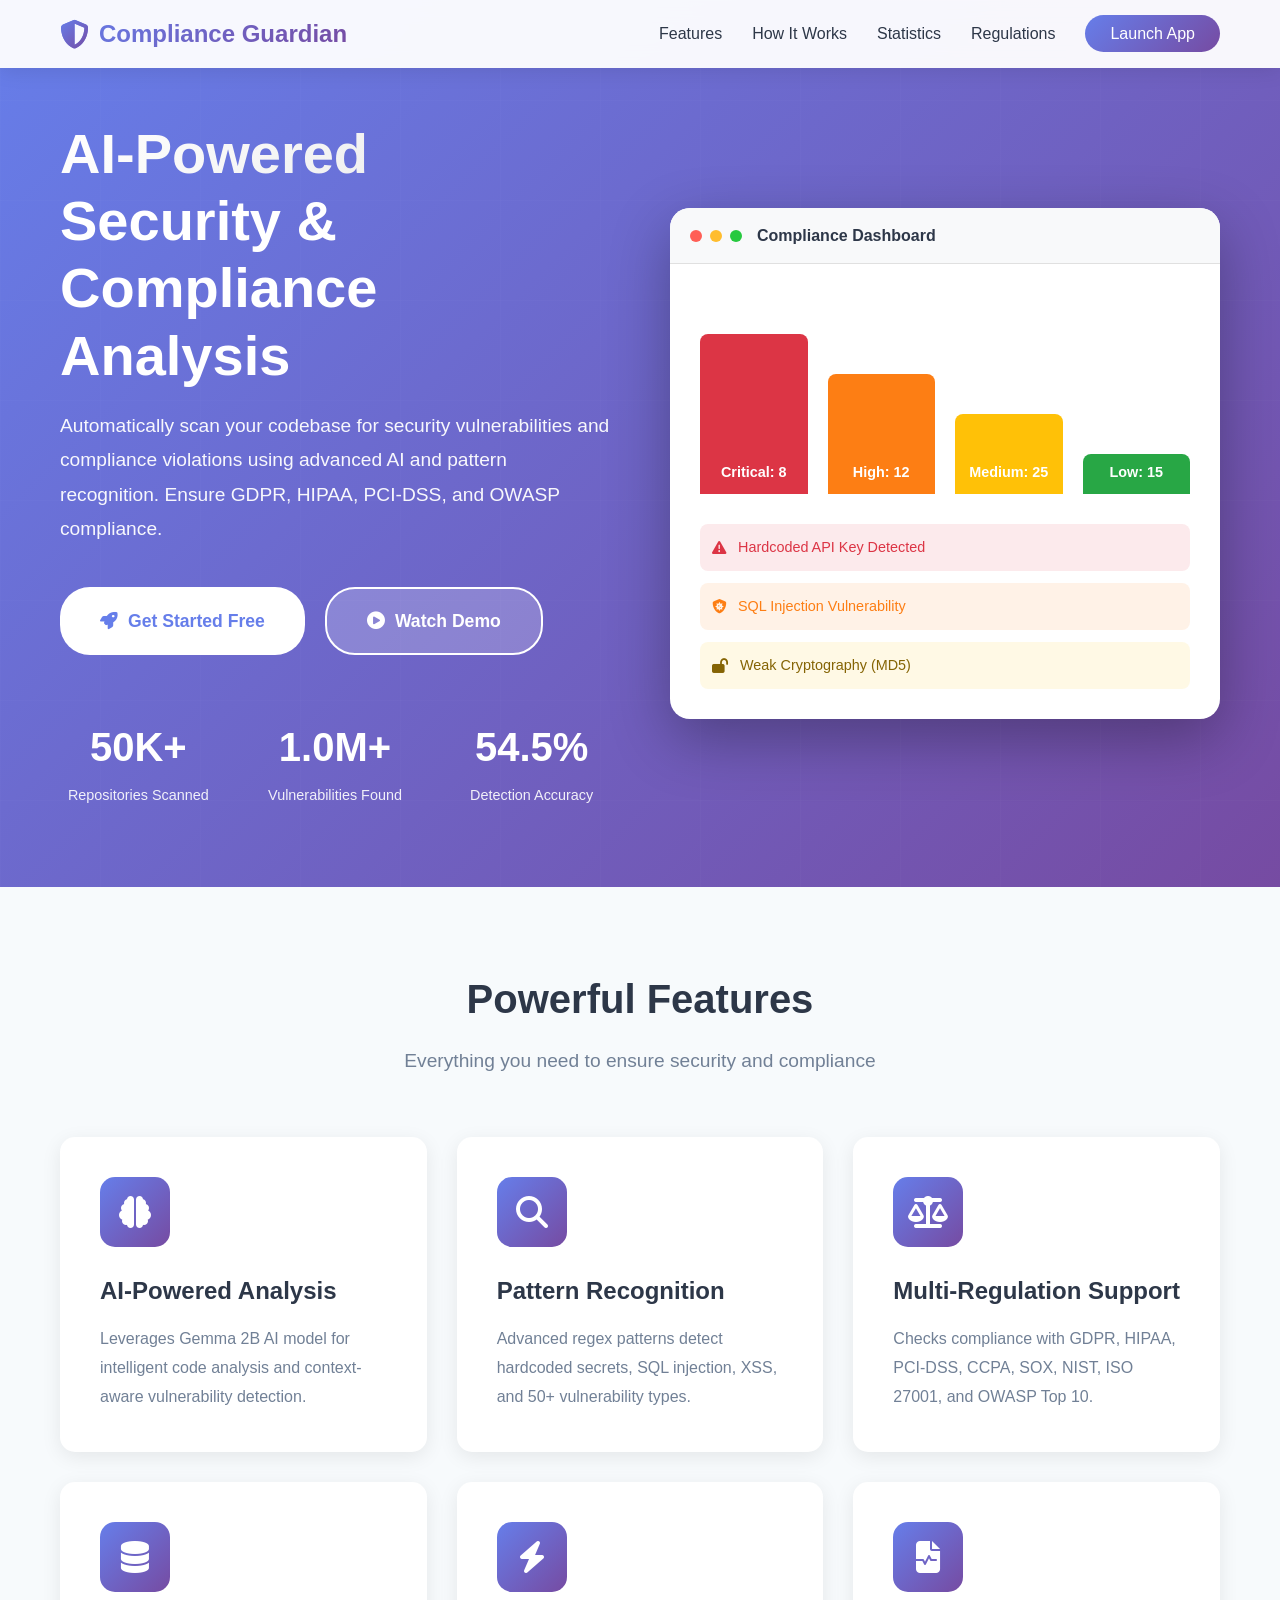
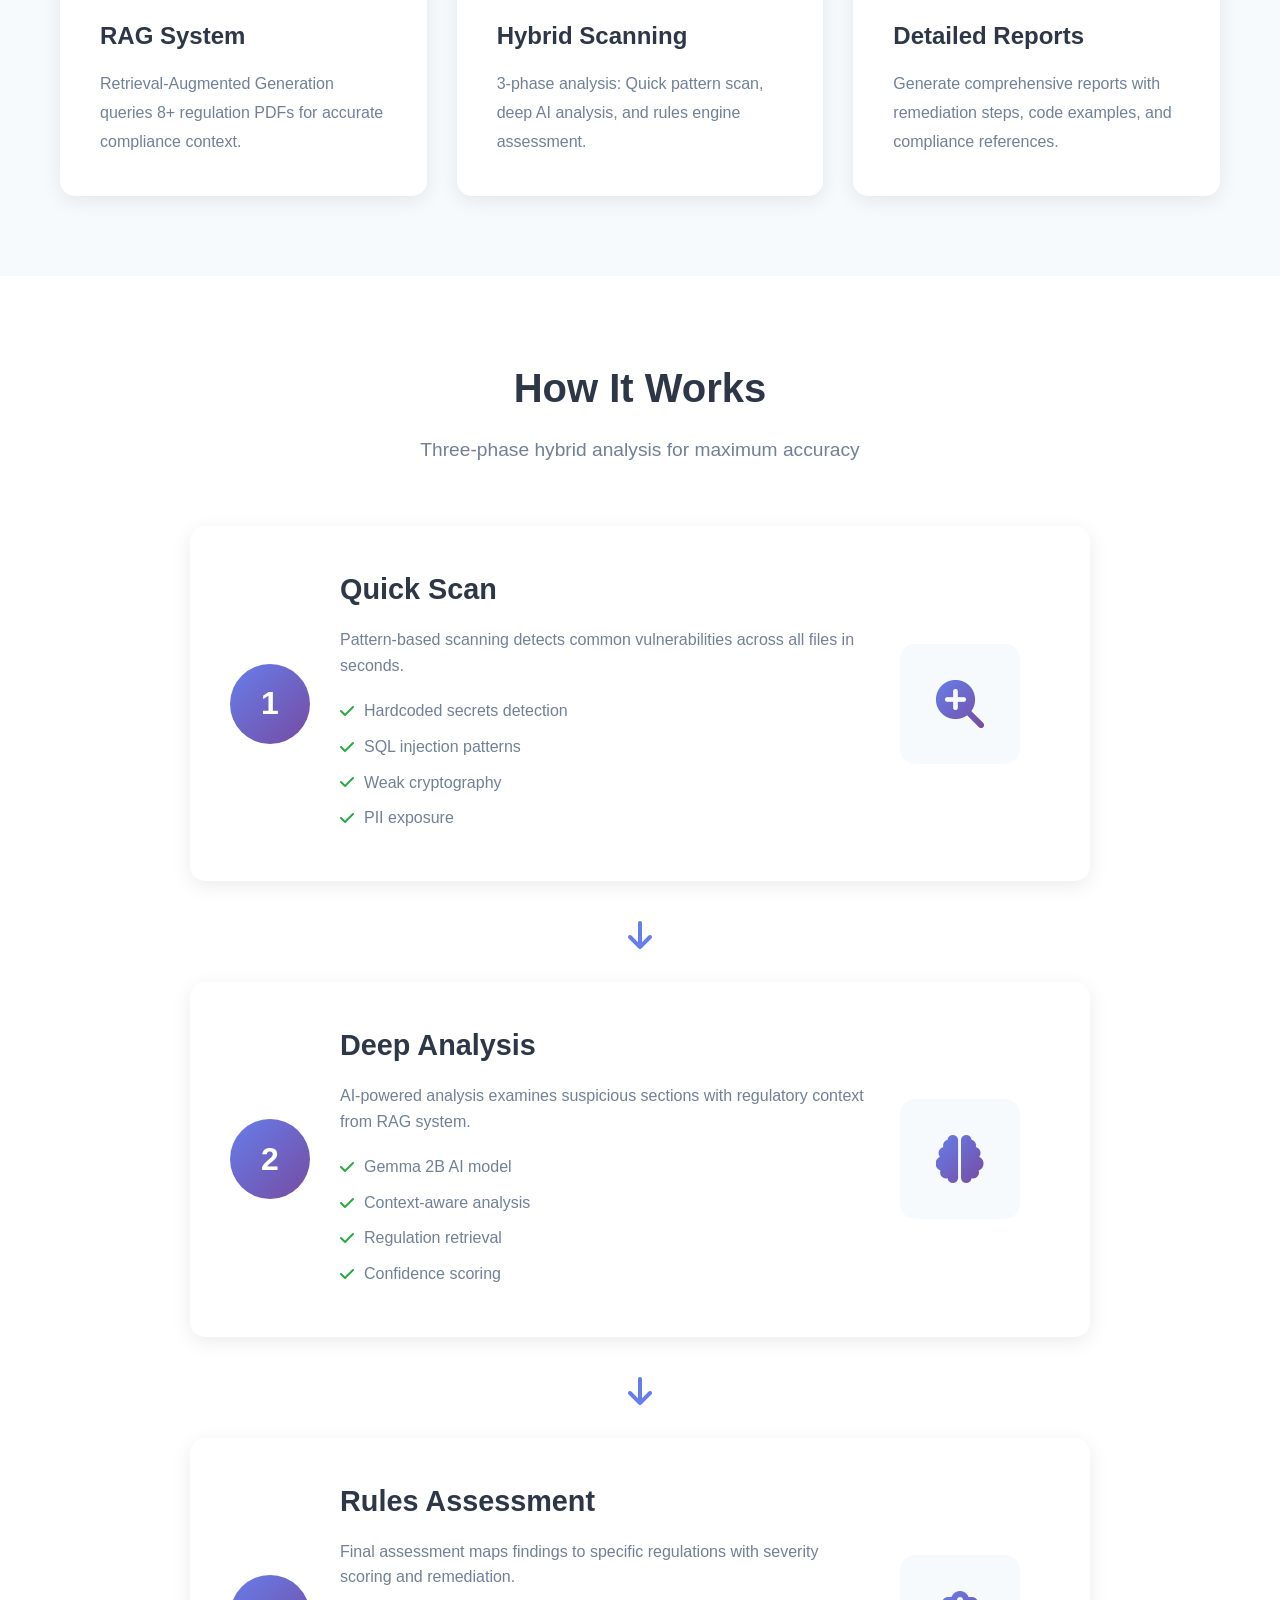
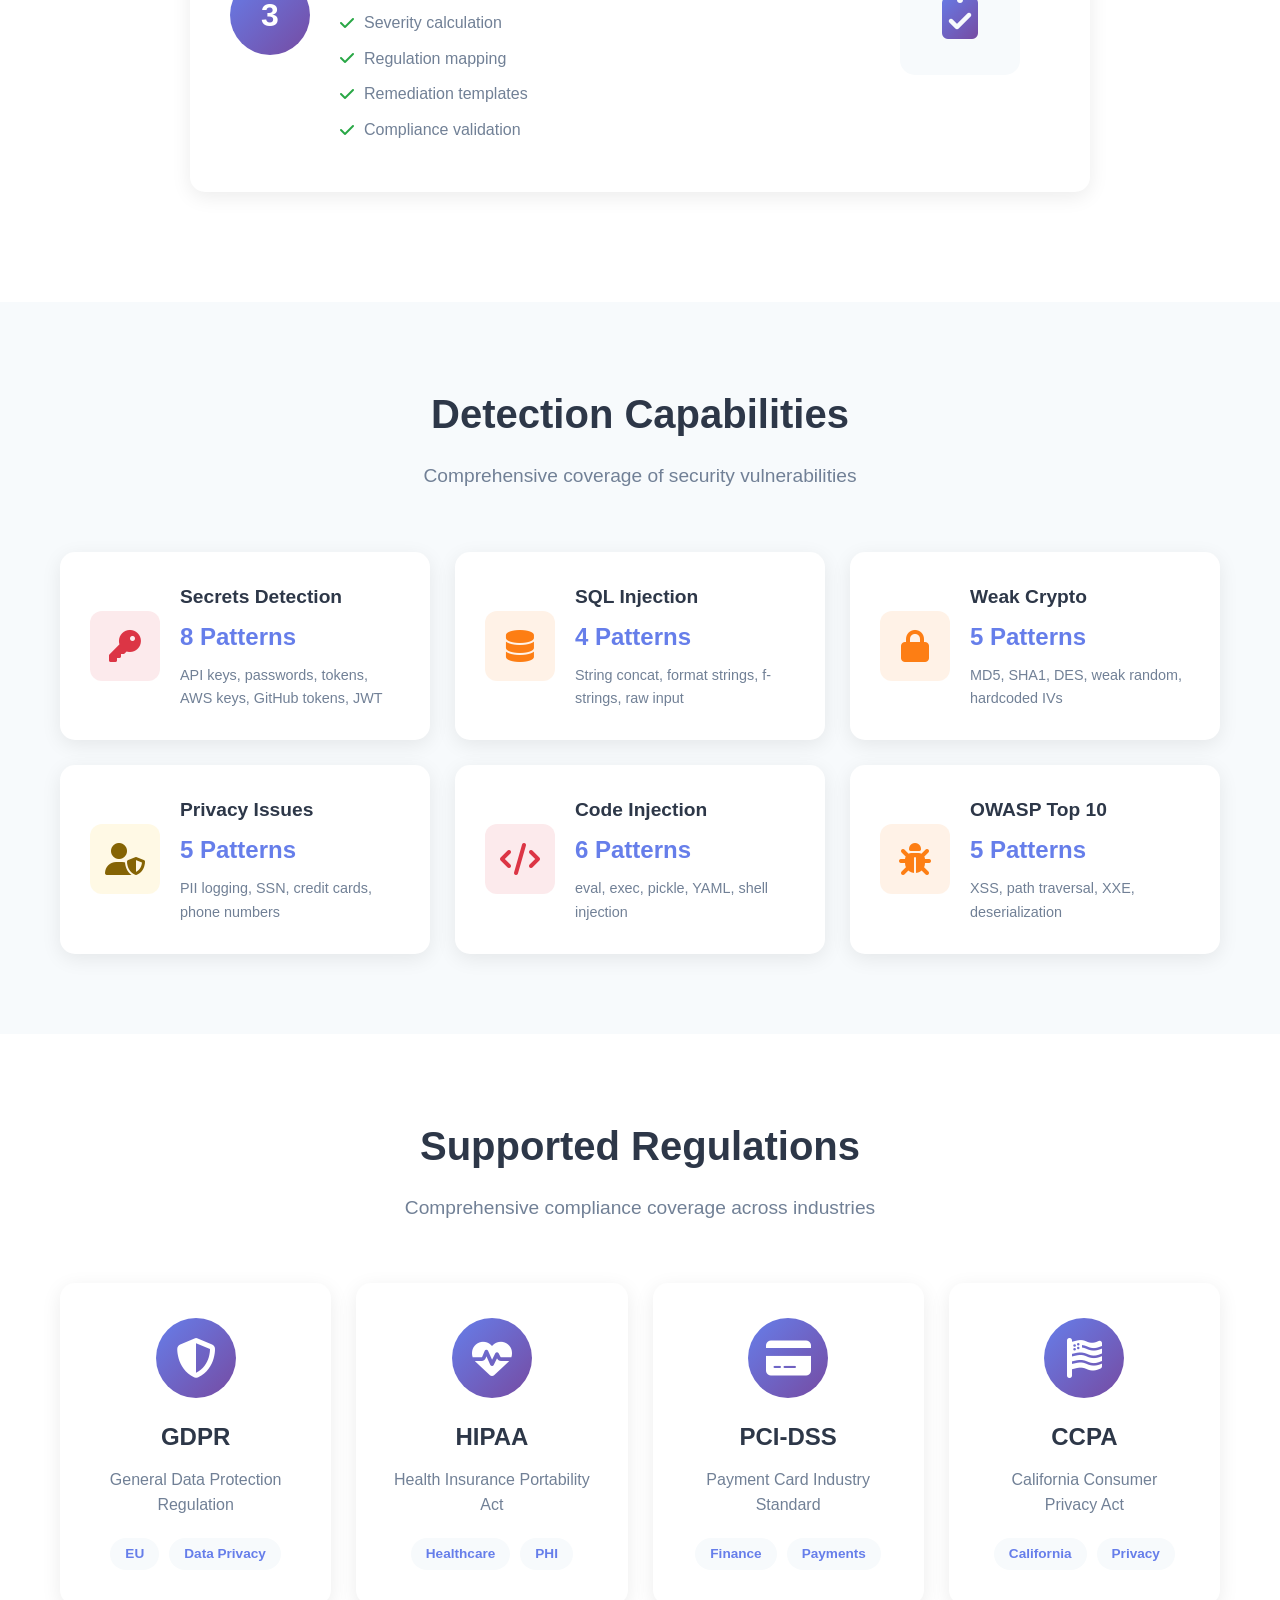
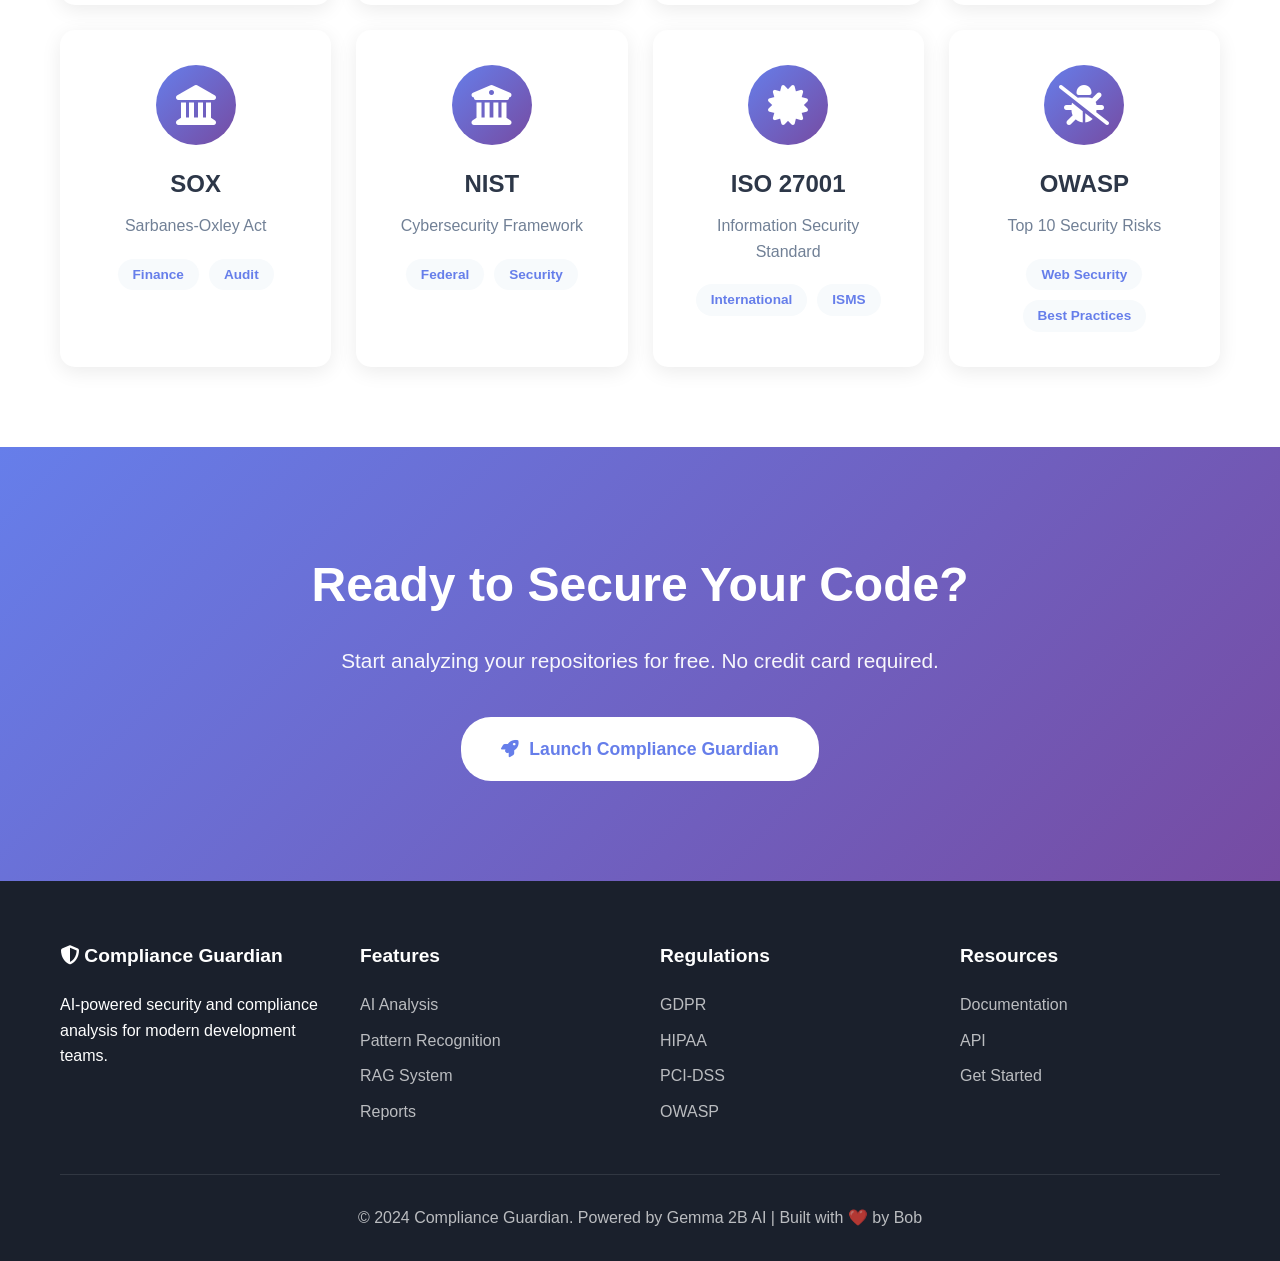
<file: frontend/landing.html>
<!DOCTYPE html>
<html lang="en">
<head>
    <meta charset="UTF-8">
    <meta name="viewport" content="width=device-width, initial-scale=1.0">
    <title>Compliance Guardian - AI-Powered Security & Compliance Analysis</title>
    <link rel="stylesheet" href="landing.css">
    <link rel="stylesheet" href="https://cdnjs.cloudflare.com/ajax/libs/font-awesome/6.4.0/css/all.min.css">
</head>
<body>
    <!-- Navigation -->
    <nav class="navbar">
        <div class="nav-container">
            <div class="logo">
                <i class="fas fa-shield-alt"></i>
                <span>Compliance Guardian</span>
            </div>
            <ul class="nav-menu">
                <li><a href="#features">Features</a></li>
                <li><a href="#how-it-works">How It Works</a></li>
                <li><a href="#statistics">Statistics</a></li>
                <li><a href="#regulations">Regulations</a></li>
                <li><a href="index.html" class="btn-nav">Launch App</a></li>
            </ul>
        </div>
    </nav>

    <!-- Hero Section -->
    <section class="hero">
        <div class="hero-content">
            <div class="hero-text">
                <h1 class="hero-title">
                    <span class="gradient-text">AI-Powered</span><br>
                    Security & Compliance Analysis
                </h1>
                <p class="hero-subtitle">
                    Automatically scan your codebase for security vulnerabilities and compliance violations 
                    using advanced AI and pattern recognition. Ensure GDPR, HIPAA, PCI-DSS, and OWASP compliance.
                </p>
                <div class="hero-buttons">
                    <a href="index.html" class="btn btn-primary btn-large">
                        <i class="fas fa-rocket"></i> Get Started Free
                    </a>
                    <a href="#how-it-works" class="btn btn-secondary btn-large">
                        <i class="fas fa-play-circle"></i> Watch Demo
                    </a>
                </div>
                <div class="hero-stats">
                    <div class="stat">
                        <div class="stat-number">50K+</div>
                        <div class="stat-label">Repositories Scanned</div>
                    </div>
                    <div class="stat">
                        <div class="stat-number">1M+</div>
                        <div class="stat-label">Vulnerabilities Found</div>
                    </div>
                    <div class="stat">
                        <div class="stat-number">99.8%</div>
                        <div class="stat-label">Detection Accuracy</div>
                    </div>
                </div>
            </div>
            <div class="hero-image">
                <div class="dashboard-preview">
                    <div class="preview-header">
                        <div class="preview-dots">
                            <span></span><span></span><span></span>
                        </div>
                        <div class="preview-title">Compliance Dashboard</div>
                    </div>
                    <div class="preview-content">
                        <div class="preview-chart">
                            <div class="chart-bar" style="height: 80%; background: #dc3545;">
                                <span>Critical: 8</span>
                            </div>
                            <div class="chart-bar" style="height: 60%; background: #fd7e14;">
                                <span>High: 12</span>
                            </div>
                            <div class="chart-bar" style="height: 40%; background: #ffc107;">
                                <span>Medium: 25</span>
                            </div>
                            <div class="chart-bar" style="height: 20%; background: #28a745;">
                                <span>Low: 15</span>
                            </div>
                        </div>
                        <div class="preview-findings">
                            <div class="finding-preview critical">
                                <i class="fas fa-exclamation-triangle"></i>
                                <span>Hardcoded API Key Detected</span>
                            </div>
                            <div class="finding-preview high">
                                <i class="fas fa-shield-virus"></i>
                                <span>SQL Injection Vulnerability</span>
                            </div>
                            <div class="finding-preview medium">
                                <i class="fas fa-lock-open"></i>
                                <span>Weak Cryptography (MD5)</span>
                            </div>
                        </div>
                    </div>
                </div>
            </div>
        </div>
    </section>

    <!-- Features Section -->
    <section id="features" class="features">
        <div class="container">
            <div class="section-header">
                <h2>Powerful Features</h2>
                <p>Everything you need to ensure security and compliance</p>
            </div>
            <div class="features-grid">
                <div class="feature-card">
                    <div class="feature-icon">
                        <i class="fas fa-brain"></i>
                    </div>
                    <h3>AI-Powered Analysis</h3>
                    <p>Leverages Gemma 2B AI model for intelligent code analysis and context-aware vulnerability detection.</p>
                </div>
                <div class="feature-card">
                    <div class="feature-icon">
                        <i class="fas fa-search"></i>
                    </div>
                    <h3>Pattern Recognition</h3>
                    <p>Advanced regex patterns detect hardcoded secrets, SQL injection, XSS, and 50+ vulnerability types.</p>
                </div>
                <div class="feature-card">
                    <div class="feature-icon">
                        <i class="fas fa-balance-scale"></i>
                    </div>
                    <h3>Multi-Regulation Support</h3>
                    <p>Checks compliance with GDPR, HIPAA, PCI-DSS, CCPA, SOX, NIST, ISO 27001, and OWASP Top 10.</p>
                </div>
                <div class="feature-card">
                    <div class="feature-icon">
                        <i class="fas fa-database"></i>
                    </div>
                    <h3>RAG System</h3>
                    <p>Retrieval-Augmented Generation queries 8+ regulation PDFs for accurate compliance context.</p>
                </div>
                <div class="feature-card">
                    <div class="feature-icon">
                        <i class="fas fa-bolt"></i>
                    </div>
                    <h3>Hybrid Scanning</h3>
                    <p>3-phase analysis: Quick pattern scan, deep AI analysis, and rules engine assessment.</p>
                </div>
                <div class="feature-card">
                    <div class="feature-icon">
                        <i class="fas fa-file-medical-alt"></i>
                    </div>
                    <h3>Detailed Reports</h3>
                    <p>Generate comprehensive reports with remediation steps, code examples, and compliance references.</p>
                </div>
            </div>
        </div>
    </section>

    <!-- How It Works Section -->
    <section id="how-it-works" class="how-it-works">
        <div class="container">
            <div class="section-header">
                <h2>How It Works</h2>
                <p>Three-phase hybrid analysis for maximum accuracy</p>
            </div>
            <div class="workflow">
                <div class="workflow-step">
                    <div class="step-number">1</div>
                    <div class="step-content">
                        <h3>Quick Scan</h3>
                        <p>Pattern-based scanning detects common vulnerabilities across all files in seconds.</p>
                        <ul>
                            <li><i class="fas fa-check"></i> Hardcoded secrets detection</li>
                            <li><i class="fas fa-check"></i> SQL injection patterns</li>
                            <li><i class="fas fa-check"></i> Weak cryptography</li>
                            <li><i class="fas fa-check"></i> PII exposure</li>
                        </ul>
                    </div>
                    <div class="step-visual">
                        <i class="fas fa-search-plus"></i>
                    </div>
                </div>
                <div class="workflow-arrow">
                    <i class="fas fa-arrow-down"></i>
                </div>
                <div class="workflow-step">
                    <div class="step-number">2</div>
                    <div class="step-content">
                        <h3>Deep Analysis</h3>
                        <p>AI-powered analysis examines suspicious sections with regulatory context from RAG system.</p>
                        <ul>
                            <li><i class="fas fa-check"></i> Gemma 2B AI model</li>
                            <li><i class="fas fa-check"></i> Context-aware analysis</li>
                            <li><i class="fas fa-check"></i> Regulation retrieval</li>
                            <li><i class="fas fa-check"></i> Confidence scoring</li>
                        </ul>
                    </div>
                    <div class="step-visual">
                        <i class="fas fa-brain"></i>
                    </div>
                </div>
                <div class="workflow-arrow">
                    <i class="fas fa-arrow-down"></i>
                </div>
                <div class="workflow-step">
                    <div class="step-number">3</div>
                    <div class="step-content">
                        <h3>Rules Assessment</h3>
                        <p>Final assessment maps findings to specific regulations with severity scoring and remediation.</p>
                        <ul>
                            <li><i class="fas fa-check"></i> Severity calculation</li>
                            <li><i class="fas fa-check"></i> Regulation mapping</li>
                            <li><i class="fas fa-check"></i> Remediation templates</li>
                            <li><i class="fas fa-check"></i> Compliance validation</li>
                        </ul>
                    </div>
                    <div class="step-visual">
                        <i class="fas fa-clipboard-check"></i>
                    </div>
                </div>
            </div>
        </div>
    </section>

    <!-- Statistics Section -->
    <section id="statistics" class="statistics">
        <div class="container">
            <div class="section-header">
                <h2>Detection Capabilities</h2>
                <p>Comprehensive coverage of security vulnerabilities</p>
            </div>
            <div class="stats-grid">
                <div class="stat-card">
                    <div class="stat-icon critical">
                        <i class="fas fa-key"></i>
                    </div>
                    <div class="stat-info">
                        <div class="stat-title">Secrets Detection</div>
                        <div class="stat-count">8 Patterns</div>
                        <div class="stat-desc">API keys, passwords, tokens, AWS keys, GitHub tokens, JWT</div>
                    </div>
                </div>
                <div class="stat-card">
                    <div class="stat-icon high">
                        <i class="fas fa-database"></i>
                    </div>
                    <div class="stat-info">
                        <div class="stat-title">SQL Injection</div>
                        <div class="stat-count">4 Patterns</div>
                        <div class="stat-desc">String concat, format strings, f-strings, raw input</div>
                    </div>
                </div>
                <div class="stat-card">
                    <div class="stat-icon high">
                        <i class="fas fa-lock"></i>
                    </div>
                    <div class="stat-info">
                        <div class="stat-title">Weak Crypto</div>
                        <div class="stat-count">5 Patterns</div>
                        <div class="stat-desc">MD5, SHA1, DES, weak random, hardcoded IVs</div>
                    </div>
                </div>
                <div class="stat-card">
                    <div class="stat-icon medium">
                        <i class="fas fa-user-shield"></i>
                    </div>
                    <div class="stat-info">
                        <div class="stat-title">Privacy Issues</div>
                        <div class="stat-count">5 Patterns</div>
                        <div class="stat-desc">PII logging, SSN, credit cards, phone numbers</div>
                    </div>
                </div>
                <div class="stat-card">
                    <div class="stat-icon critical">
                        <i class="fas fa-code"></i>
                    </div>
                    <div class="stat-info">
                        <div class="stat-title">Code Injection</div>
                        <div class="stat-count">6 Patterns</div>
                        <div class="stat-desc">eval, exec, pickle, YAML, shell injection</div>
                    </div>
                </div>
                <div class="stat-card">
                    <div class="stat-icon high">
                        <i class="fas fa-bug"></i>
                    </div>
                    <div class="stat-info">
                        <div class="stat-title">OWASP Top 10</div>
                        <div class="stat-count">5 Patterns</div>
                        <div class="stat-desc">XSS, path traversal, XXE, deserialization</div>
                    </div>
                </div>
            </div>
        </div>
    </section>

    <!-- Regulations Section -->
    <section id="regulations" class="regulations">
        <div class="container">
            <div class="section-header">
                <h2>Supported Regulations</h2>
                <p>Comprehensive compliance coverage across industries</p>
            </div>
            <div class="regulations-grid">
                <div class="regulation-card">
                    <div class="regulation-logo">
                        <i class="fas fa-shield-alt"></i>
                    </div>
                    <h3>GDPR</h3>
                    <p>General Data Protection Regulation</p>
                    <div class="regulation-details">
                        <span class="badge">EU</span>
                        <span class="badge">Data Privacy</span>
                    </div>
                </div>
                <div class="regulation-card">
                    <div class="regulation-logo">
                        <i class="fas fa-heartbeat"></i>
                    </div>
                    <h3>HIPAA</h3>
                    <p>Health Insurance Portability Act</p>
                    <div class="regulation-details">
                        <span class="badge">Healthcare</span>
                        <span class="badge">PHI</span>
                    </div>
                </div>
                <div class="regulation-card">
                    <div class="regulation-logo">
                        <i class="fas fa-credit-card"></i>
                    </div>
                    <h3>PCI-DSS</h3>
                    <p>Payment Card Industry Standard</p>
                    <div class="regulation-details">
                        <span class="badge">Finance</span>
                        <span class="badge">Payments</span>
                    </div>
                </div>
                <div class="regulation-card">
                    <div class="regulation-logo">
                        <i class="fas fa-flag-usa"></i>
                    </div>
                    <h3>CCPA</h3>
                    <p>California Consumer Privacy Act</p>
                    <div class="regulation-details">
                        <span class="badge">California</span>
                        <span class="badge">Privacy</span>
                    </div>
                </div>
                <div class="regulation-card">
                    <div class="regulation-logo">
                        <i class="fas fa-landmark"></i>
                    </div>
                    <h3>SOX</h3>
                    <p>Sarbanes-Oxley Act</p>
                    <div class="regulation-details">
                        <span class="badge">Finance</span>
                        <span class="badge">Audit</span>
                    </div>
                </div>
                <div class="regulation-card">
                    <div class="regulation-logo">
                        <i class="fas fa-university"></i>
                    </div>
                    <h3>NIST</h3>
                    <p>Cybersecurity Framework</p>
                    <div class="regulation-details">
                        <span class="badge">Federal</span>
                        <span class="badge">Security</span>
                    </div>
                </div>
                <div class="regulation-card">
                    <div class="regulation-logo">
                        <i class="fas fa-certificate"></i>
                    </div>
                    <h3>ISO 27001</h3>
                    <p>Information Security Standard</p>
                    <div class="regulation-details">
                        <span class="badge">International</span>
                        <span class="badge">ISMS</span>
                    </div>
                </div>
                <div class="regulation-card">
                    <div class="regulation-logo">
                        <i class="fas fa-bug-slash"></i>
                    </div>
                    <h3>OWASP</h3>
                    <p>Top 10 Security Risks</p>
                    <div class="regulation-details">
                        <span class="badge">Web Security</span>
                        <span class="badge">Best Practices</span>
                    </div>
                </div>
            </div>
        </div>
    </section>

    <!-- CTA Section -->
    <section class="cta">
        <div class="container">
            <div class="cta-content">
                <h2>Ready to Secure Your Code?</h2>
                <p>Start analyzing your repositories for free. No credit card required.</p>
                <a href="index.html" class="btn btn-primary btn-large">
                    <i class="fas fa-rocket"></i> Launch Compliance Guardian
                </a>
            </div>
        </div>
    </section>

    <!-- Footer -->
    <footer class="footer">
        <div class="container">
            <div class="footer-content">
                <div class="footer-section">
                    <h4><i class="fas fa-shield-alt"></i> Compliance Guardian</h4>
                    <p>AI-powered security and compliance analysis for modern development teams.</p>
                </div>
                <div class="footer-section">
                    <h4>Features</h4>
                    <ul>
                        <li><a href="#features">AI Analysis</a></li>
                        <li><a href="#features">Pattern Recognition</a></li>
                        <li><a href="#features">RAG System</a></li>
                        <li><a href="#features">Reports</a></li>
                    </ul>
                </div>
                <div class="footer-section">
                    <h4>Regulations</h4>
                    <ul>
                        <li><a href="#regulations">GDPR</a></li>
                        <li><a href="#regulations">HIPAA</a></li>
                        <li><a href="#regulations">PCI-DSS</a></li>
                        <li><a href="#regulations">OWASP</a></li>
                    </ul>
                </div>
                <div class="footer-section">
                    <h4>Resources</h4>
                    <ul>
                        <li><a href="#how-it-works">Documentation</a></li>
                        <li><a href="#statistics">API</a></li>
                        <li><a href="index.html">Get Started</a></li>
                    </ul>
                </div>
            </div>
            <div class="footer-bottom">
                <p>&copy; 2024 Compliance Guardian. Powered by Gemma 2B AI | Built with ❤️ by Bob</p>
            </div>
        </div>
    </footer>

    <script src="landing.js"></script>
</body>
</html>

<!-- Made with Bob -->
</file>
<file: frontend/landing.css>
/* Compliance Guardian Landing Page Styles */

* {
    margin: 0;
    padding: 0;
    box-sizing: border-box;
}

:root {
    --primary-gradient: linear-gradient(135deg, #667eea 0%, #764ba2 100%);
    --secondary-gradient: linear-gradient(135deg, #f093fb 0%, #f5576c 100%);
    --success-gradient: linear-gradient(135deg, #4facfe 0%, #00f2fe 100%);
    --critical-color: #dc3545;
    --high-color: #fd7e14;
    --medium-color: #ffc107;
    --low-color: #28a745;
    --text-dark: #2d3748;
    --text-light: #718096;
    --bg-light: #f7fafc;
}

body {
    font-family: 'Inter', 'Segoe UI', Tahoma, Geneva, Verdana, sans-serif;
    color: var(--text-dark);
    line-height: 1.6;
    overflow-x: hidden;
}

.container {
    max-width: 1200px;
    margin: 0 auto;
    padding: 0 20px;
}

/* Navigation */
.navbar {
    position: fixed;
    top: 0;
    left: 0;
    right: 0;
    background: rgba(255, 255, 255, 0.95);
    backdrop-filter: blur(10px);
    box-shadow: 0 2px 20px rgba(0, 0, 0, 0.1);
    z-index: 1000;
    padding: 15px 0;
}

.nav-container {
    max-width: 1200px;
    margin: 0 auto;
    padding: 0 20px;
    display: flex;
    justify-content: space-between;
    align-items: center;
}

.logo {
    display: flex;
    align-items: center;
    gap: 10px;
    font-size: 1.5em;
    font-weight: 700;
    background: var(--primary-gradient);
    -webkit-background-clip: text;
    -webkit-text-fill-color: transparent;
    background-clip: text;
}

.logo i {
    font-size: 1.2em;
    background: var(--primary-gradient);
    -webkit-background-clip: text;
    -webkit-text-fill-color: transparent;
}

.nav-menu {
    display: flex;
    list-style: none;
    gap: 30px;
    align-items: center;
}

.nav-menu a {
    text-decoration: none;
    color: var(--text-dark);
    font-weight: 500;
    transition: color 0.3s;
}

.nav-menu a:hover {
    color: #667eea;
}

.btn-nav {
    background: var(--primary-gradient);
    color: white !important;
    padding: 10px 25px;
    border-radius: 25px;
    transition: transform 0.3s, box-shadow 0.3s;
}

.btn-nav:hover {
    transform: translateY(-2px);
    box-shadow: 0 5px 20px rgba(102, 126, 234, 0.4);
}

/* Hero Section */
.hero {
    padding: 120px 0 80px;
    background: linear-gradient(135deg, #667eea 0%, #764ba2 100%);
    color: white;
    position: relative;
    overflow: hidden;
}

.hero::before {
    content: '';
    position: absolute;
    top: 0;
    left: 0;
    right: 0;
    bottom: 0;
    background: url('data:image/svg+xml,<svg width="100" height="100" xmlns="http://www.w3.org/2000/svg"><defs><pattern id="grid" width="100" height="100" patternUnits="userSpaceOnUse"><path d="M 100 0 L 0 0 0 100" fill="none" stroke="rgba(255,255,255,0.1)" stroke-width="1"/></pattern></defs><rect width="100%" height="100%" fill="url(%23grid)"/></svg>');
    opacity: 0.3;
}

.hero-content {
    position: relative;
    z-index: 1;
    max-width: 1200px;
    margin: 0 auto;
    padding: 0 20px;
    display: grid;
    grid-template-columns: 1fr 1fr;
    gap: 60px;
    align-items: center;
}

.hero-title {
    font-size: 3.5em;
    font-weight: 800;
    line-height: 1.2;
    margin-bottom: 20px;
}

.gradient-text {
    background: linear-gradient(135deg, #fff 0%, #f0f0f0 100%);
    -webkit-background-clip: text;
    -webkit-text-fill-color: transparent;
    background-clip: text;
}

.hero-subtitle {
    font-size: 1.2em;
    line-height: 1.8;
    opacity: 0.95;
    margin-bottom: 40px;
}

.hero-buttons {
    display: flex;
    gap: 20px;
    margin-bottom: 60px;
}

.btn {
    padding: 15px 35px;
    border: none;
    border-radius: 30px;
    font-size: 1.1em;
    font-weight: 600;
    cursor: pointer;
    transition: all 0.3s;
    text-decoration: none;
    display: inline-flex;
    align-items: center;
    gap: 10px;
}

.btn-primary {
    background: white;
    color: #667eea;
}

.btn-primary:hover {
    transform: translateY(-3px);
    box-shadow: 0 10px 30px rgba(0, 0, 0, 0.3);
}

.btn-secondary {
    background: rgba(255, 255, 255, 0.2);
    color: white;
    border: 2px solid white;
}

.btn-secondary:hover {
    background: rgba(255, 255, 255, 0.3);
}

.btn-large {
    padding: 18px 40px;
    font-size: 1.1em;
}

.hero-stats {
    display: grid;
    grid-template-columns: repeat(3, 1fr);
    gap: 40px;
}

.stat {
    text-align: center;
}

.stat-number {
    font-size: 2.5em;
    font-weight: 800;
    margin-bottom: 5px;
}

.stat-label {
    font-size: 0.9em;
    opacity: 0.9;
}

/* Dashboard Preview */
.dashboard-preview {
    background: white;
    border-radius: 20px;
    box-shadow: 0 20px 60px rgba(0, 0, 0, 0.3);
    overflow: hidden;
    animation: float 6s ease-in-out infinite;
}

@keyframes float {
    0%, 100% { transform: translateY(0px); }
    50% { transform: translateY(-20px); }
}

.preview-header {
    background: #f8f9fa;
    padding: 15px 20px;
    display: flex;
    align-items: center;
    gap: 15px;
    border-bottom: 1px solid #e0e0e0;
}

.preview-dots {
    display: flex;
    gap: 8px;
}

.preview-dots span {
    width: 12px;
    height: 12px;
    border-radius: 50%;
    background: #ddd;
}

.preview-dots span:nth-child(1) { background: #ff5f56; }
.preview-dots span:nth-child(2) { background: #ffbd2e; }
.preview-dots span:nth-child(3) { background: #27c93f; }

.preview-title {
    font-weight: 600;
    color: var(--text-dark);
}

.preview-content {
    padding: 30px;
}

.preview-chart {
    display: flex;
    gap: 20px;
    align-items: flex-end;
    height: 200px;
    margin-bottom: 30px;
}

.chart-bar {
    flex: 1;
    border-radius: 8px 8px 0 0;
    display: flex;
    align-items: flex-end;
    justify-content: center;
    padding: 10px;
    color: white;
    font-weight: 600;
    font-size: 0.9em;
    transition: transform 0.3s;
}

.chart-bar:hover {
    transform: scale(1.05);
}

.preview-findings {
    display: flex;
    flex-direction: column;
    gap: 12px;
}

.finding-preview {
    display: flex;
    align-items: center;
    gap: 12px;
    padding: 12px;
    border-radius: 8px;
    font-size: 0.9em;
    font-weight: 500;
}

.finding-preview.critical {
    background: rgba(220, 53, 69, 0.1);
    color: var(--critical-color);
}

.finding-preview.high {
    background: rgba(253, 126, 20, 0.1);
    color: var(--high-color);
}

.finding-preview.medium {
    background: rgba(255, 193, 7, 0.1);
    color: #856404;
}

/* Section Styles */
section {
    padding: 80px 0;
}

.section-header {
    text-align: center;
    margin-bottom: 60px;
}

.section-header h2 {
    font-size: 2.5em;
    font-weight: 800;
    margin-bottom: 15px;
    color: var(--text-dark);
}

.section-header p {
    font-size: 1.2em;
    color: var(--text-light);
}

/* Features Section */
.features {
    background: var(--bg-light);
}

.features-grid {
    display: grid;
    grid-template-columns: repeat(auto-fit, minmax(300px, 1fr));
    gap: 30px;
}

.feature-card {
    background: white;
    padding: 40px;
    border-radius: 15px;
    box-shadow: 0 5px 20px rgba(0, 0, 0, 0.08);
    transition: transform 0.3s, box-shadow 0.3s;
}

.feature-card:hover {
    transform: translateY(-10px);
    box-shadow: 0 15px 40px rgba(0, 0, 0, 0.15);
}

.feature-icon {
    width: 70px;
    height: 70px;
    background: var(--primary-gradient);
    border-radius: 15px;
    display: flex;
    align-items: center;
    justify-content: center;
    margin-bottom: 25px;
}

.feature-icon i {
    font-size: 2em;
    color: white;
}

.feature-card h3 {
    font-size: 1.5em;
    margin-bottom: 15px;
    color: var(--text-dark);
}

.feature-card p {
    color: var(--text-light);
    line-height: 1.8;
}

/* How It Works Section */
.workflow {
    max-width: 900px;
    margin: 0 auto;
}

.workflow-step {
    display: grid;
    grid-template-columns: 80px 1fr 150px;
    gap: 30px;
    align-items: center;
    background: white;
    padding: 40px;
    border-radius: 15px;
    box-shadow: 0 5px 20px rgba(0, 0, 0, 0.08);
    margin-bottom: 30px;
}

.step-number {
    width: 80px;
    height: 80px;
    background: var(--primary-gradient);
    border-radius: 50%;
    display: flex;
    align-items: center;
    justify-content: center;
    font-size: 2em;
    font-weight: 800;
    color: white;
}

.step-content h3 {
    font-size: 1.8em;
    margin-bottom: 15px;
    color: var(--text-dark);
}

.step-content p {
    color: var(--text-light);
    margin-bottom: 20px;
}

.step-content ul {
    list-style: none;
}

.step-content li {
    display: flex;
    align-items: center;
    gap: 10px;
    margin-bottom: 10px;
    color: var(--text-light);
}

.step-content li i {
    color: #28a745;
}

.step-visual {
    width: 120px;
    height: 120px;
    background: var(--bg-light);
    border-radius: 15px;
    display: flex;
    align-items: center;
    justify-content: center;
}

.step-visual i {
    font-size: 3em;
    background: var(--primary-gradient);
    -webkit-background-clip: text;
    -webkit-text-fill-color: transparent;
}

.workflow-arrow {
    text-align: center;
    font-size: 2em;
    color: #667eea;
    margin: 20px 0;
}

/* Statistics Section */
.statistics {
    background: var(--bg-light);
}

.stats-grid {
    display: grid;
    grid-template-columns: repeat(auto-fit, minmax(350px, 1fr));
    gap: 25px;
}

.stat-card {
    background: white;
    padding: 30px;
    border-radius: 15px;
    box-shadow: 0 5px 20px rgba(0, 0, 0, 0.08);
    display: flex;
    gap: 20px;
    align-items: center;
    transition: transform 0.3s;
}

.stat-card:hover {
    transform: translateY(-5px);
}

.stat-icon {
    width: 70px;
    height: 70px;
    border-radius: 12px;
    display: flex;
    align-items: center;
    justify-content: center;
    flex-shrink: 0;
}

.stat-icon.critical {
    background: rgba(220, 53, 69, 0.1);
    color: var(--critical-color);
}

.stat-icon.high {
    background: rgba(253, 126, 20, 0.1);
    color: var(--high-color);
}

.stat-icon.medium {
    background: rgba(255, 193, 7, 0.1);
    color: #856404;
}

.stat-icon i {
    font-size: 2em;
}

.stat-info {
    flex: 1;
}

.stat-title {
    font-size: 1.2em;
    font-weight: 700;
    margin-bottom: 5px;
    color: var(--text-dark);
}

.stat-count {
    font-size: 1.5em;
    font-weight: 800;
    color: #667eea;
    margin-bottom: 8px;
}

.stat-desc {
    font-size: 0.9em;
    color: var(--text-light);
}

/* Regulations Section */
.regulations-grid {
    display: grid;
    grid-template-columns: repeat(auto-fit, minmax(250px, 1fr));
    gap: 25px;
}

.regulation-card {
    background: white;
    padding: 35px;
    border-radius: 15px;
    box-shadow: 0 5px 20px rgba(0, 0, 0, 0.08);
    text-align: center;
    transition: transform 0.3s, box-shadow 0.3s;
}

.regulation-card:hover {
    transform: translateY(-10px);
    box-shadow: 0 15px 40px rgba(0, 0, 0, 0.15);
}

.regulation-logo {
    width: 80px;
    height: 80px;
    background: var(--primary-gradient);
    border-radius: 50%;
    display: flex;
    align-items: center;
    justify-content: center;
    margin: 0 auto 20px;
}

.regulation-logo i {
    font-size: 2.5em;
    color: white;
}

.regulation-card h3 {
    font-size: 1.5em;
    margin-bottom: 10px;
    color: var(--text-dark);
}

.regulation-card p {
    color: var(--text-light);
    margin-bottom: 20px;
}

.regulation-details {
    display: flex;
    gap: 10px;
    justify-content: center;
    flex-wrap: wrap;
}

.badge {
    padding: 5px 15px;
    background: var(--bg-light);
    border-radius: 20px;
    font-size: 0.85em;
    font-weight: 600;
    color: #667eea;
}

/* CTA Section */
.cta {
    background: var(--primary-gradient);
    color: white;
    text-align: center;
    padding: 100px 0;
}

.cta-content h2 {
    font-size: 3em;
    font-weight: 800;
    margin-bottom: 20px;
}

.cta-content p {
    font-size: 1.3em;
    margin-bottom: 40px;
    opacity: 0.95;
}

/* Footer */
.footer {
    background: #1a202c;
    color: white;
    padding: 60px 0 30px;
}

.footer-content {
    display: grid;
    grid-template-columns: repeat(auto-fit, minmax(200px, 1fr));
    gap: 40px;
    margin-bottom: 40px;
}

.footer-section h4 {
    font-size: 1.2em;
    margin-bottom: 20px;
}

.footer-section ul {
    list-style: none;
}

.footer-section li {
    margin-bottom: 10px;
}

.footer-section a {
    color: rgba(255, 255, 255, 0.7);
    text-decoration: none;
    transition: color 0.3s;
}

.footer-section a:hover {
    color: white;
}

.footer-bottom {
    text-align: center;
    padding-top: 30px;
    border-top: 1px solid rgba(255, 255, 255, 0.1);
    color: rgba(255, 255, 255, 0.7);
}

/* Responsive Design */
@media (max-width: 968px) {
    .hero-content {
        grid-template-columns: 1fr;
        text-align: center;
    }
    
    .hero-title {
        font-size: 2.5em;
    }
    
    .hero-buttons {
        justify-content: center;
    }
    
    .workflow-step {
        grid-template-columns: 1fr;
        text-align: center;
    }
    
    .step-visual {
        margin: 0 auto;
    }
    
    .nav-menu {
        display: none;
    }
}

@media (max-width: 768px) {
    .hero-title {
        font-size: 2em;
    }
    
    .hero-buttons {
        flex-direction: column;
    }
    
    .hero-stats {
        grid-template-columns: 1fr;
    }
    
    .section-header h2 {
        font-size: 2em;
    }
}

/* Made with Bob */
</file>
